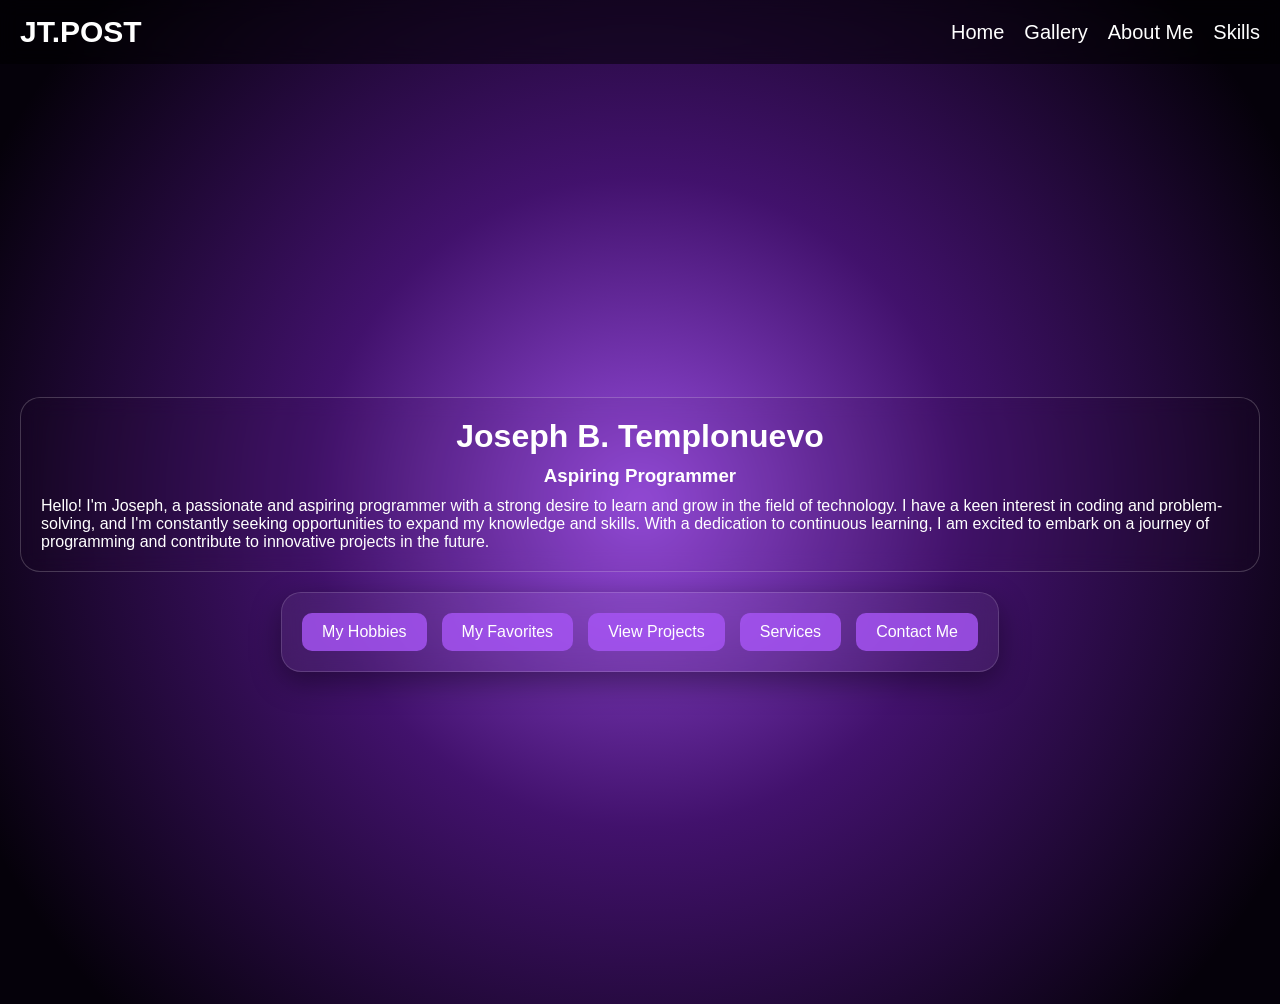
<file: index.html>
<!DOCTYPE html>
<html lang="en">
<head>
    <meta charset="UTF-8">
    <meta name="viewport" content="width=device-width, initial-scale=1.0">
    <title>Document</title>
    <link rel="stylesheet" href="css/mainstyle.css">
    <link rel="stylesheet" href="css/tablet.css">
    <link rel="stylesheet" href="css/mobile.css">
</head>
<body>
    <div class="navbar">
        <div class="logo">JT.POST</div>
        <div class="menu">
            <a href="index.html">Home</a>
            <a href="Gallery.html">Gallery</a>
            <a href="About.html">About Me</a>
            <a href="Skill.html">Skills</a>
        </div>
    </div>
    <div class="hero">
        <div class="description">
            <h1>Joseph B. Templonuevo</h1>
            <h3>Aspiring Programmer</h3>
            <p>
                Hello! I'm Joseph, a passionate and aspiring programmer with a strong desire to learn and grow in the field of technology. I have a keen interest in coding and problem-solving, and I'm constantly seeking opportunities to expand my knowledge and skills. With a dedication to continuous learning, I am excited to embark on a journey of programming and contribute to innovative projects in the future.
            </p>
        </div>

        <div class="hero-buttons">
            <a href="Hobbies.html">
                <button>My Hobbies</button>
            </a>
             <a href="Favorite.html">
                <button>My Favorites</button>
            </a>
            <a href="Project.html">
                <button>View Projects</button>
            </a>
            <a href="Services.html">
                <button>Services</button>
            </a>
            <a href="contact.html">
                <button>Contact Me</button>
            </a>
        </div>
    </div>
</body>
</html>
</file>
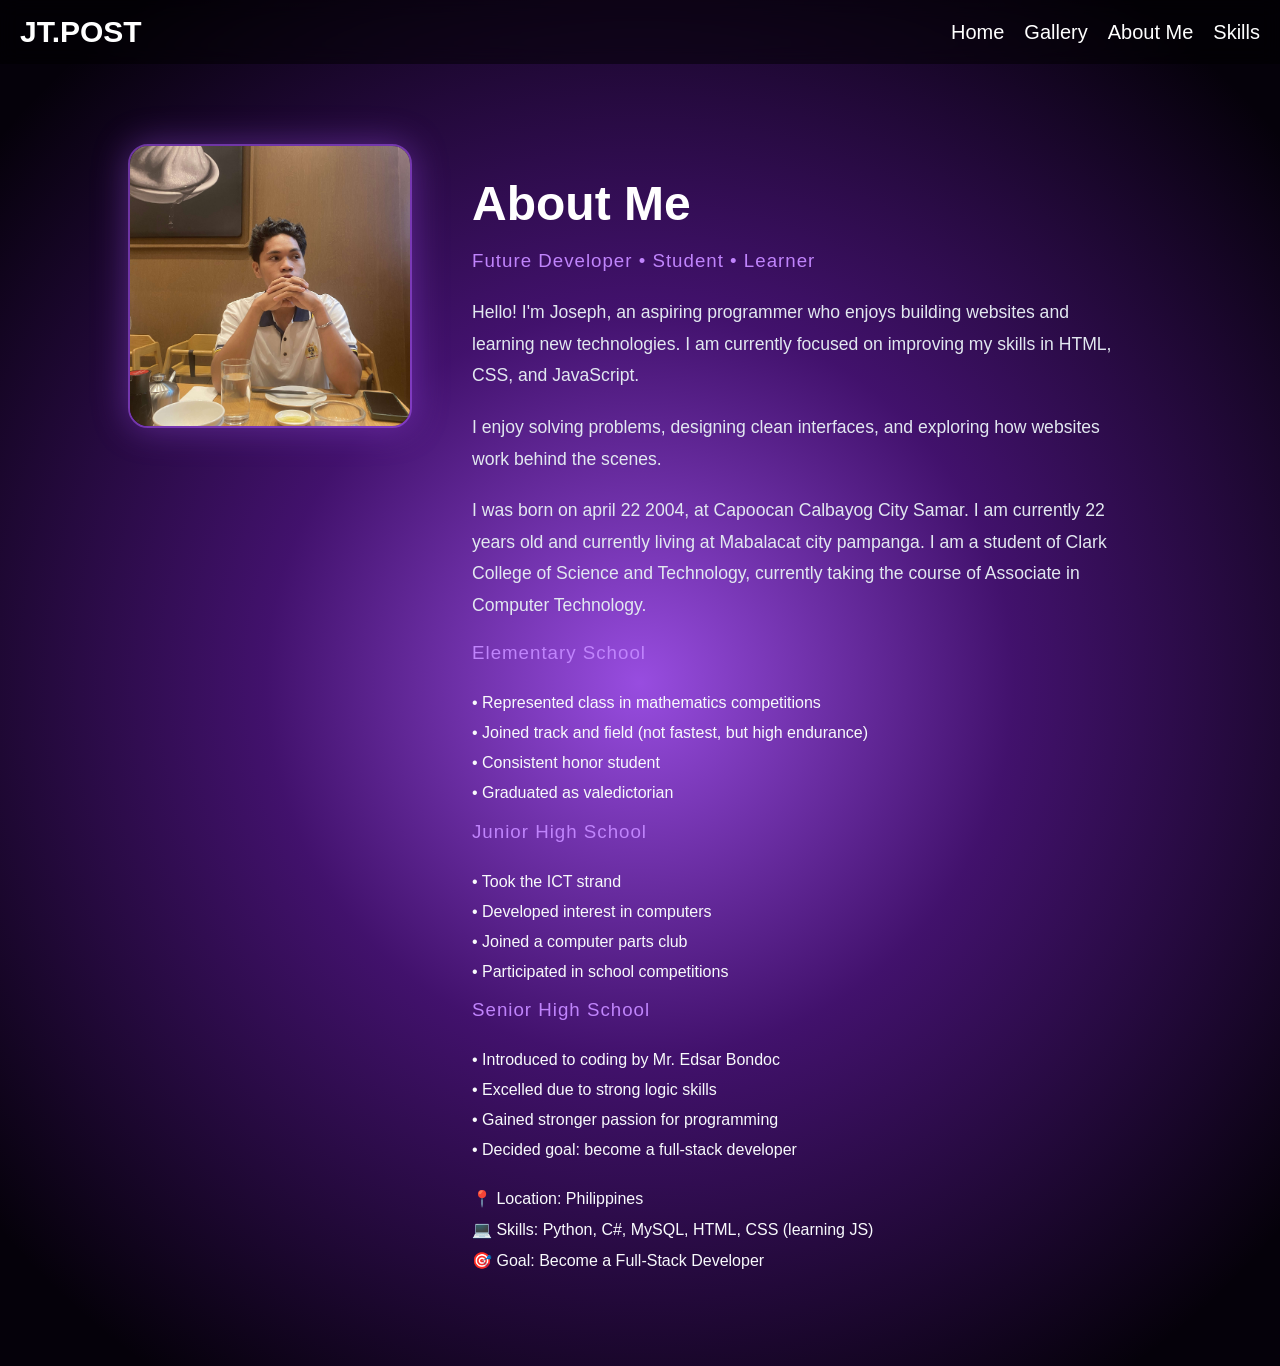
<file: About.html>
<!DOCTYPE html>
<html lang="en">
<head>
    <meta charset="UTF-8">
    <meta name="viewport" content="width=device-width, initial-scale=1.0">
    <title>Document</title>
    <link rel="stylesheet" href="css/mainstyle.css">
    <link rel="stylesheet" href="css/about.css">
    <link rel="stylesheet" href="css/tablet.css">
    <link rel="stylesheet" href="css/mobile.css">
</head>
<body>
    <div class="navbar">
        <div class="logo">JT.POST</div>
        <div class="menu">
            <a href="index.html">Home</a>
            <a href="Gallery.html">Gallery</a>
            <a href="About.html">About Me</a>
            <a href="Skill.html">Skills</a>
        </div>
    </div>
    <div class="about">
        <div class="about-image">
            <img src="images/pic7.jpg" alt="My photo">
        </div>

        <div class="about-info">
            <h1>About Me</h1>
            <h3>Future Developer • Student • Learner</h3>
            <p>
                Hello! I'm Joseph, an aspiring programmer who enjoys building websites and learning new technologies.
                I am currently focused on improving my skills in HTML, CSS, and JavaScript.
            </p>
            <p>
            I enjoy solving problems, designing clean interfaces, and exploring how websites work behind the scenes.
            </p>
            <p>
                I was born on april 22 2004, at Capoocan Calbayog City Samar. I am currently 22 years old and currently living at Mabalacat city pampanga. I am a student of Clark College of Science and Technology, currently taking the course of Associate in Computer Technology. 
            </p>
            <h3>Elementary School</h3>
<ul>
  <li>• Represented class in mathematics competitions</li>
  <li>• Joined track and field (not fastest, but high endurance)</li>
  <li>• Consistent honor student</li>
  <li>• Graduated as valedictorian</li>
</ul>

<h3>Junior High School</h3>
<ul>
  <li>• Took the ICT strand</li>
  <li>• Developed interest in computers</li>
  <li>• Joined a computer parts club</li>
  <li>• Participated in school competitions</li>
</ul>

<h3>Senior High School</h3>
<ul>
  <li>• Introduced to coding by Mr. Edsar Bondoc</li>
  <li>• Excelled due to strong logic skills</li>
  <li>• Gained stronger passion for programming</li>
  <li>• Decided goal: become a full-stack developer</li>
</ul>
            <ul>
                <li>📍 Location: Philippines</li>
                <li>💻 Skills: Python, C#, MySQL, HTML, CSS (learning JS)</li>
                <li>🎯 Goal: Become a Full-Stack Developer</li>
            </ul>
        </div>
    </div>
</body>
</html>
</file>
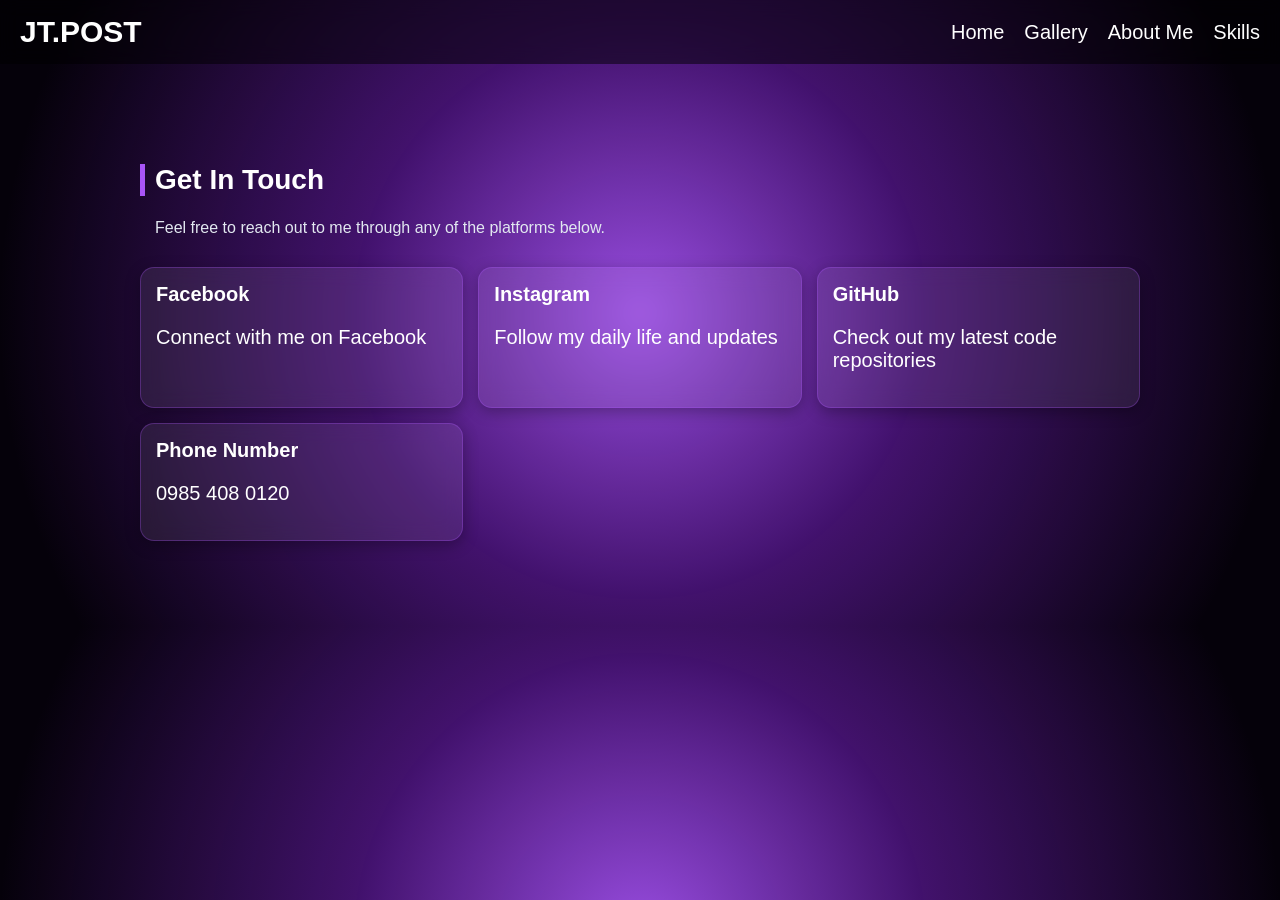
<file: contact.html>
<!DOCTYPE html>
<html lang="en">
<head>
    <meta charset="UTF-8">
    <meta name="viewport" content="width=device-width, initial-scale=1.0">
    <title>Contact Me</title>
    <link rel="stylesheet" href="css/mainstyle.css">
    <link rel="stylesheet" href="css/skill.css">
    <link rel="stylesheet" href="css/tablet.css">
    <link rel="stylesheet" href="css/mobile.css">
</head>
<body>
    <div class="navbar">
        <div class="logo">JT.POST</div>
        <div class="menu">
            <a href="index.html">Home</a>
            <a href="Gallery.html">Gallery</a>
            <a href="About.html">About Me</a>
            <a href="Skill.html">Skills</a>
        </div>
    </div>

    <div class="skills-container">
        <h2>Get In Touch</h2>
        <p style="color: #e2e8f0; margin-bottom: 30px; padding-left: 15px;">Feel free to reach out to me through any of the platforms below.</p>
        
        <ul>
            <li>
                <a href="https://www.facebook.com/jozeph.bagasbas" target="_blank">
                    <strong>Facebook</strong>
                    <p>Connect with me on Facebook</p>
                </a>
            </li>
            <li>
                <a href="https://www.instagram.com/haruyah02/" target="_blank">
                    <strong>Instagram</strong>
                    <p>Follow my daily life and updates</p>
                </a>
            </li>
            <li>
                <a href="https://github.com/josephtemplonuevo02-wq" target="_blank">
                    <strong>GitHub</strong>
                    <p>Check out my latest code repositories</p>
                </a>
            </li>
            <li>
                <a href="tel:09854080120">
                    <strong>Phone Number</strong>
                    <p>0985 408 0120</p>
                </a>
            </li>
        </ul>
    </div>
</body>
</html>
</file>
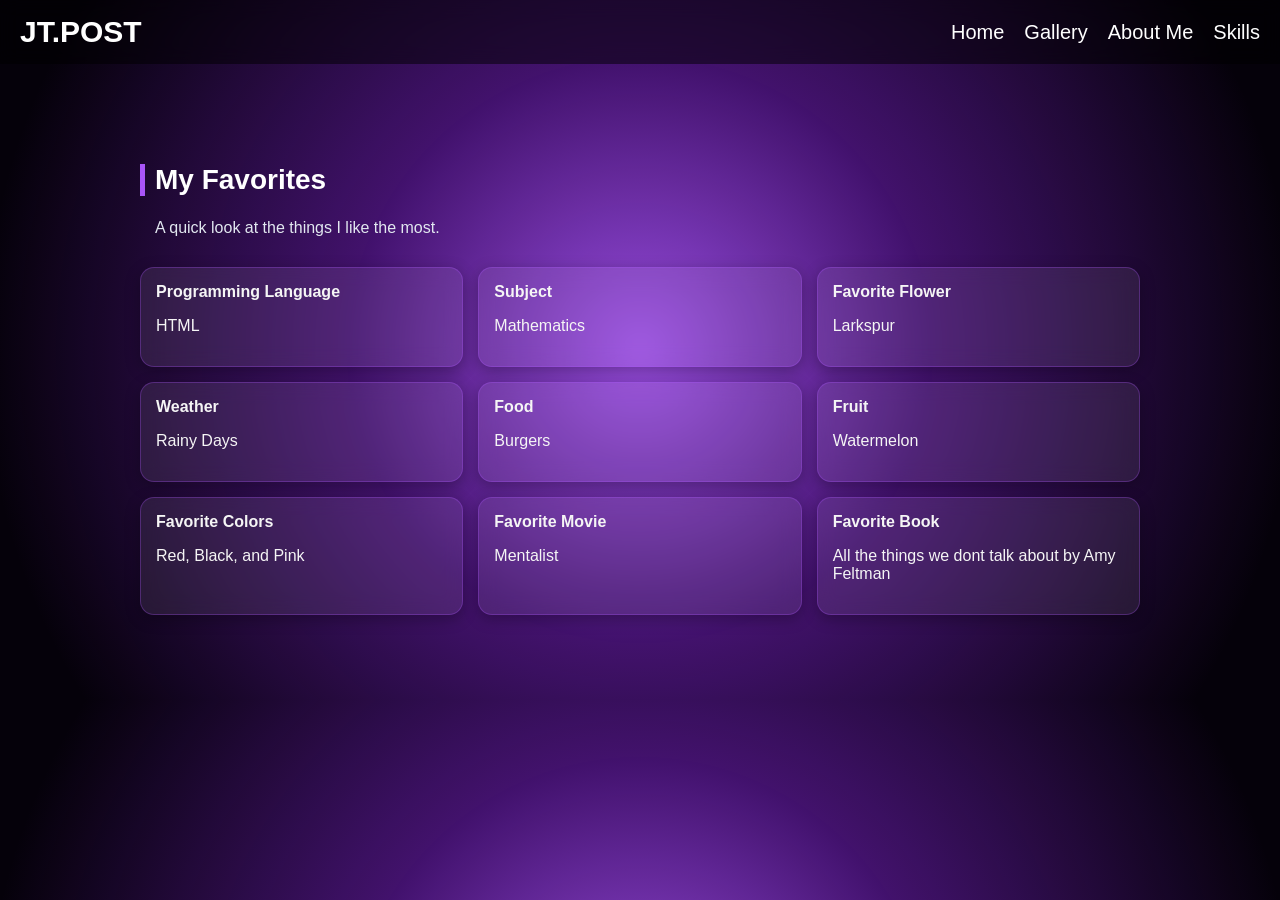
<file: Favorite.html>
<!DOCTYPE html>
<html lang="en">
<head>
    <meta charset="UTF-8">
    <meta name="viewport" content="width=device-width, initial-scale=1.0">
    <title>Favorites | JT.POST</title>
    <link rel="stylesheet" href="css/mainstyle.css">
    <link rel="stylesheet" href="css/skill.css">
    <link rel="stylesheet" href="css/tablet.css">
    <link rel="stylesheet" href="css/mobile.css">
</head>
<body>
    <div class="navbar">
        <div class="logo">JT.POST</div>
        <div class="menu">
            <a href="index.html">Home</a>
            <a href="Gallery.html">Gallery</a>
            <a href="About.html">About Me</a>
            <a href="Skill.html">Skills</a>
        </div>
    </div>

    <div class="skills-container">
        <h2>My Favorites</h2>
        <p style="color: #e2e8f0; margin-bottom: 30px; padding-left: 15px;">A quick look at the things I like the most.</p>
        
        <ul>
            <li>
                <strong>Programming Language</strong>
                <p>HTML</p>
            </li>
            <li>
                <strong>Subject</strong>
                <p>Mathematics</p>
            </li>
            <li>
                <strong>Favorite Flower</strong>
                <p>Larkspur</p>
            </li>
            <li>
                <strong>Weather</strong>
                <p>Rainy Days</p>
            </li>
            <li>
                <strong>Food</strong>
                <p>Burgers</p>
            </li>
            <li>
                <strong>Fruit</strong>
                <p>Watermelon</p>
            </li>
            <li>
                <strong>Favorite Colors</strong>
                <p>Red, Black, and Pink</p>
            </li>
            <li>
                <strong>Favorite Movie</strong>
                <p>Mentalist</p>
            </li>
            <li>
                <strong>Favorite Book</strong>
                <p>All the things we dont talk about by Amy Feltman</p>
            </li>

        </ul>
    </div>
</body>
</html>
</file>
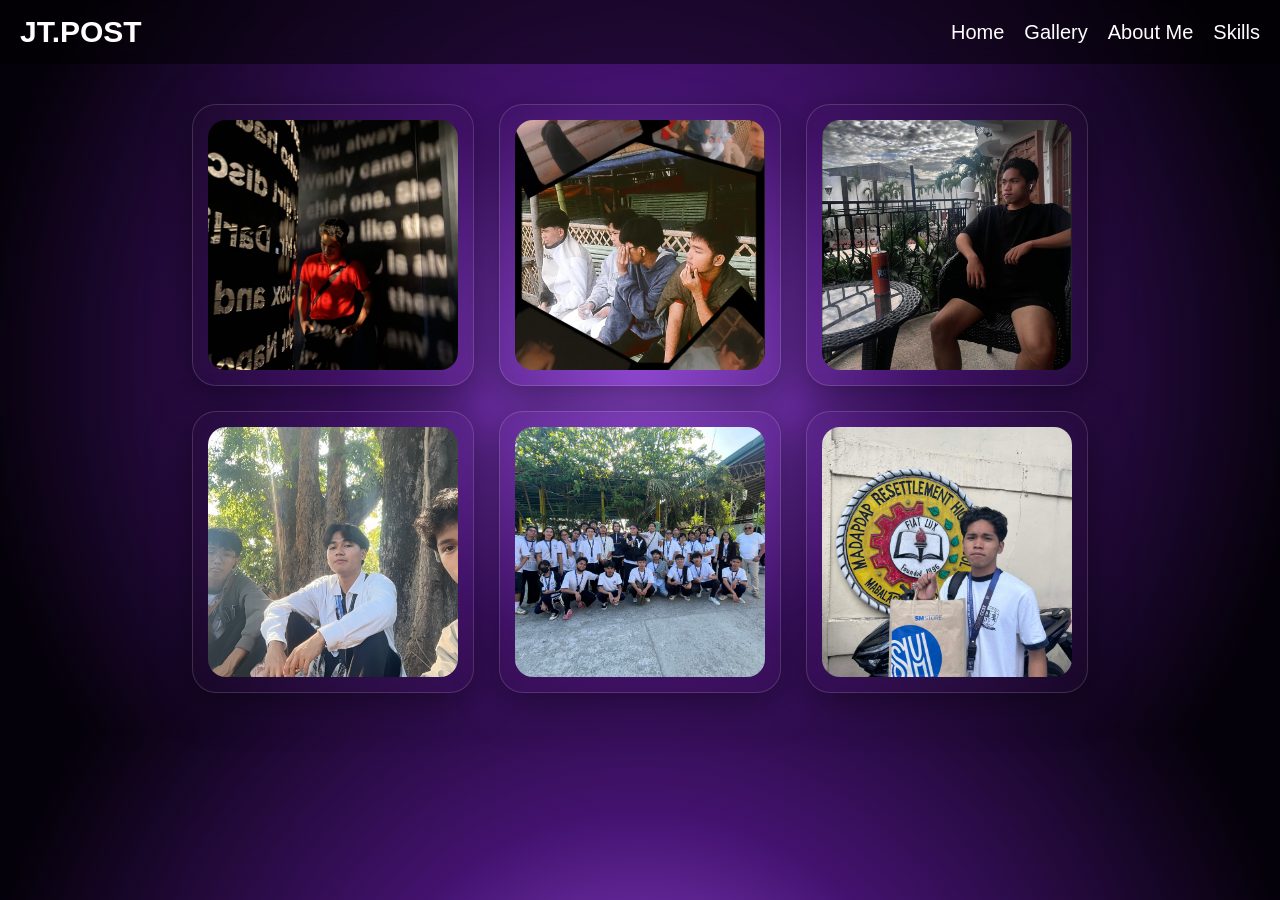
<file: Gallery.html>
<!DOCTYPE html>
<html lang="en">
<head>
    <meta charset="UTF-8">
    <meta name="viewport" content="width=device-width, initial-scale=1.0">
    <title>Document</title>
    <link rel="stylesheet" href="css/mainstyle.css">
    <link rel="stylesheet" href="css/gallery.css">
    <link rel="stylesheet" href="css/tablet.css">
    <link rel="stylesheet" href="css/mobile.css">
</head>
<body>
    <div class="navbar">
        <div class="logo">JT.POST</div>
        <div class="menu">
            <a href="index.html">Home</a>
            <a href="Gallery.html">Gallery</a>
            <a href="About.html">About Me</a>
            <a href="Skill.html">Skills</a>
        </div>
    </div>
    <div class="pics">
        <a href="#popup1" class="card">
            <img src="images/pic1.jpg" alt="">
        </a>
        <a href="#popup2" class="card">
            <img src="images/pic2.png" alt="">
        </a>
        <a href="#popup3" class="card">
            <img src="images/pic3.png" alt="">
        </a>
        <a href="#popup4" class="card">
            <img src="images/pic4.jpg" alt="">
        </a>
        <a href="#popup5" class="card">
            <img src="images/pic5.jpg" alt="">
        </a>
        <a href="#popup6" class="card">
            <img src="images/pic6.jpg" alt="">
        </a>
    </div>
    <div id="popup1" class="popup">
        <div class="popup-content">
            <a href="#" class="close">&times;</a>
            <img src="images/pic1.jpg" alt="">
            <p>A photo taken by my Girlfriend when we were on a date at Space and Time Cube, 
             an astronomy-theme museum in SM pampanga. It was a memorable day filled with joy
             and happiness for both of us. 
            </p>
        </div>
    </div>

    <div id="popup2" class="popup">
        <div class="popup-content">
            <a href="#" class="close">&times;</a>
            <img src="images/pic2.png" alt="">
            <p>My friends family took us with them when they went to Bataan,
                i was the one who took this photo, captured in the early morning 
                after a long night of celebration </p>
        </div>
    </div>

    <div id="popup3" class="popup">
        <div class="popup-content">
            <a href="#" class="close">&times;</a>
            <img src="images/pic3.png" alt="">
        <p>A photo of me taken by my nephew at clarkton hotel when they had a vacation
            from germany, he was flexing his new phones camera so i asked him to take one for me.
        </p>
        </div>
    </div>

    <div id="popup4" class="popup">
        <div class="popup-content">
            <a href="#" class="close">&times;</a>
            <img src="images/pic4.jpg" alt="">
        <p>A photo taken at the school event, we were bored waiting for the time to pass by,
             so me and my friends decided to take some photos, this was taken using my laptop, 
             it was new at that time so i was showing it to them.
        </p>
        </div>
    </div>

    <div id="popup5" class="popup">
        <div class="popup-content">
            <a href="#" class="close">&times;</a>
            <img src="images/pic5.jpg" alt="">
        <p>A photo taken at Madapdap Resettlement HighSchool, it was after the Group activity in NSTP subject, we were gathered to get the last documentation photo together with the teacher.
        </p>
        </div>
    </div>

    <div id="popup6" class="popup">
        <div class="popup-content">
            <a href="#" class="close">&times;</a>
            <img src="images/pic6.jpg" alt="">
        <p>A photo taken at Madapdap Resettlement HighSchool, it was taken before the Group activity in NSTP subject, it was a neccesary photo to be taken before the activity, it was some sort of attendance for each student.
        </p>
        </div>
    </div>
</body>
</html>
</file>
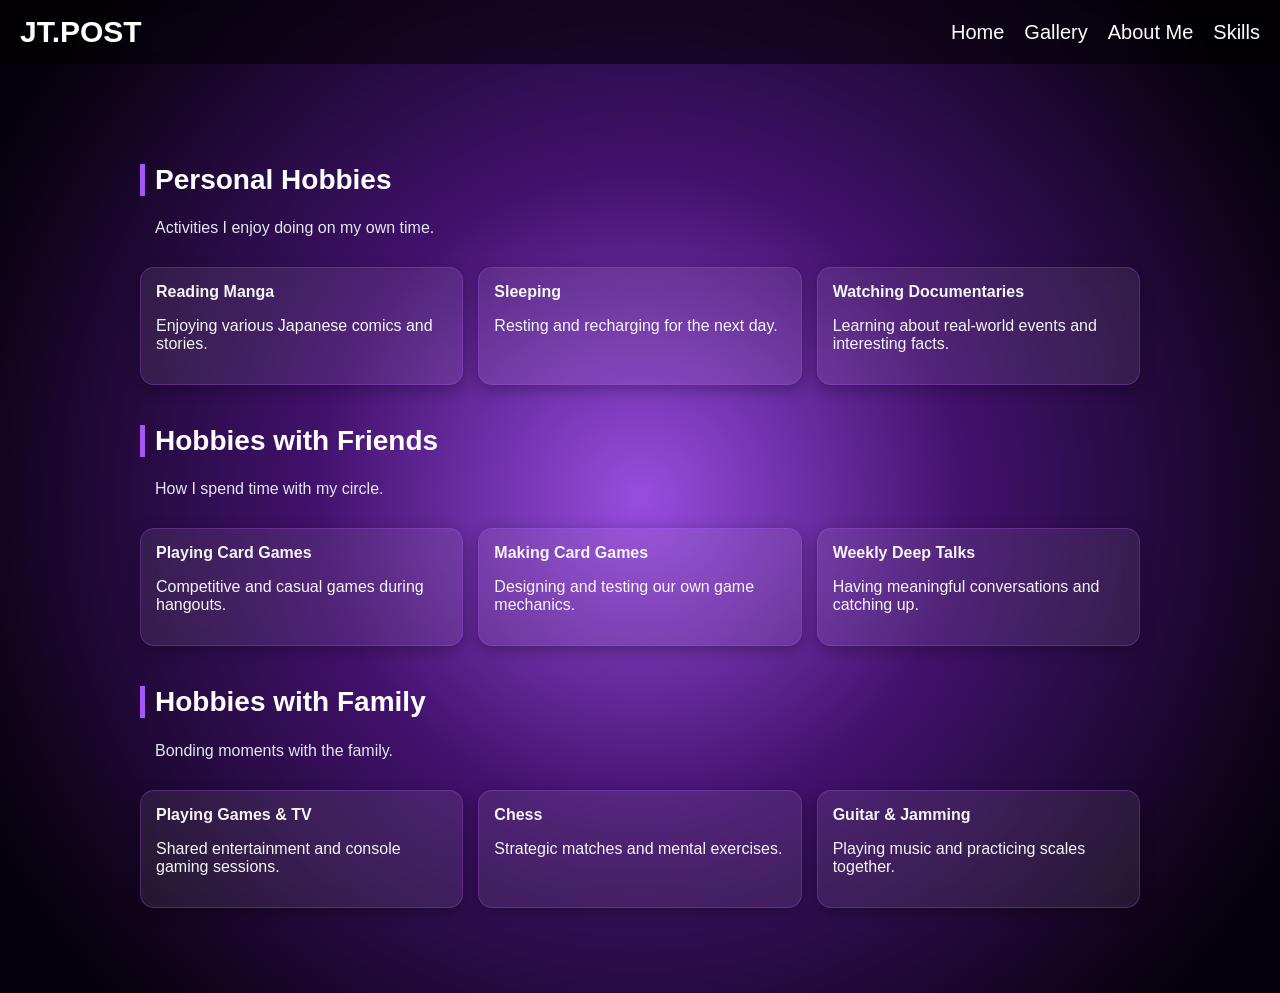
<file: Hobbies.html>
<!DOCTYPE html>
<html lang="en">
<head>
    <meta charset="UTF-8">
    <meta name="viewport" content="width=device-width, initial-scale=1.0">
    <title>Hobbies | JT.POST</title>
    <link rel="stylesheet" href="css/mainstyle.css">
    <link rel="stylesheet" href="css/skill.css">
    <link rel="stylesheet" href="css/tablet.css">
    <link rel="stylesheet" href="css/mobile.css">
</head>
<body>
    <div class="navbar">
        <div class="logo">JT.POST</div>
        <div class="menu">
            <a href="index.html">Home</a>
            <a href="Gallery.html">Gallery</a>
            <a href="About.html">About Me</a>
            <a href="Skill.html">Skills</a>
        </div>
    </div>

    <div class="skills-container">
        <h2>Personal Hobbies</h2>
        <p style="color: #e2e8f0; margin-bottom: 30px; padding-left: 15px;">Activities I enjoy doing on my own time.</p>
        <ul>
            <li>
                <strong>Reading Manga</strong>
                <p>Enjoying various Japanese comics and stories.</p>
            </li>
            <li>
                <strong>Sleeping</strong>
                <p>Resting and recharging for the next day.</p>
            </li>
            <li>
                <strong>Watching Documentaries</strong>
                <p>Learning about real-world events and interesting facts.</p>
            </li>
        </ul>

        <h2>Hobbies with Friends</h2>
        <p style="color: #e2e8f0; margin-bottom: 30px; padding-left: 15px;">How I spend time with my circle.</p>
        <ul>
            <li>
                <strong>Playing Card Games</strong>
                <p>Competitive and casual games during hangouts.</p>
            </li>
            <li>
                <strong>Making Card Games</strong>
                <p>Designing and testing our own game mechanics.</p>
            </li>
            <li>
                <strong>Weekly Deep Talks</strong>
                <p>Having meaningful conversations and catching up.</p>
            </li>
        </ul>

        <h2>Hobbies with Family</h2>
        <p style="color: #e2e8f0; margin-bottom: 30px; padding-left: 15px;">Bonding moments with the family.</p>
        <ul>
            <li>
                <strong>Playing Games & TV</strong>
                <p>Shared entertainment and console gaming sessions.</p>
            </li>
            <li>
                <strong>Chess</strong>
                <p>Strategic matches and mental exercises.</p>
            </li>
            <li>
                <strong>Guitar & Jamming</strong>
                <p>Playing music and practicing scales together.</p>
            </li>
        </ul>
    </div>
</body>
</html>
</file>
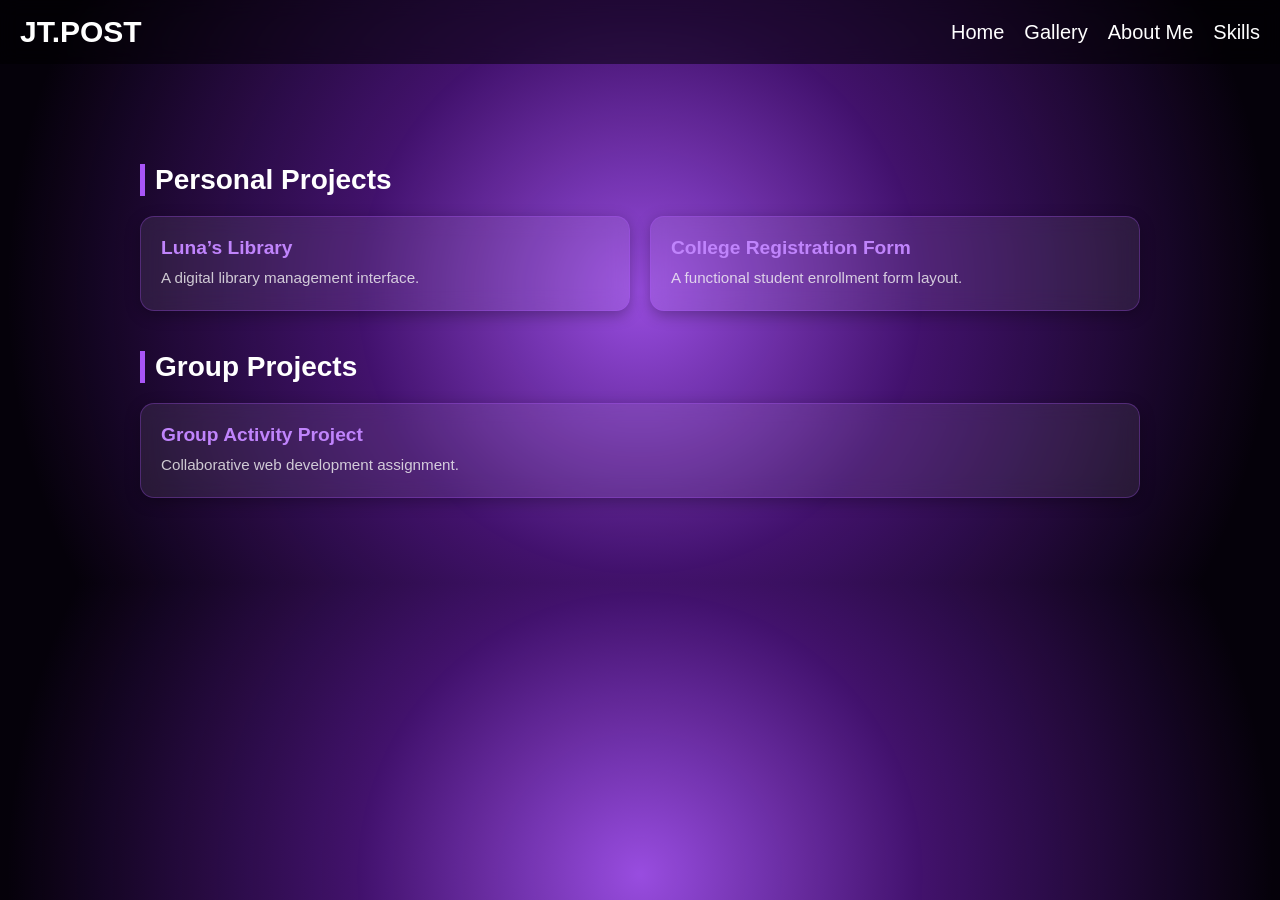
<file: Project.html>
<!DOCTYPE html>
<html lang="en">
<head>
    <meta charset="UTF-8">
    <meta name="viewport" content="width=device-width, initial-scale=1.0">
    <title>Projects</title>
    <link rel="stylesheet" href="css/mainstyle.css">
    <link rel="stylesheet" href="css/project.css">
    <link rel="stylesheet" href="css/tablet.css">
    <link rel="stylesheet" href="css/mobile.css">
</head>

<body>
    <div class="navbar">
        <div class="logo">JT.POST</div>
        <div class="menu">
            <a href="index.html">Home</a>
            <a href="Gallery.html">Gallery</a>
            <a href="About.html">About Me</a>
            <a href="Skill.html">Skills</a>
        </div>
    </div>

    <div class="skills-container">
    <h2>Personal Projects</h2>
    <ul>
        <li>
            <a href="https://josephtemplonuevo02-wq.github.io/lunas_Library/" target="_blank">
                <strong>Luna’s Library</strong>
                <p>A digital library management interface.</p>
            </a>
        </li>
        <li>
            <a href="https://josephtemplonuevo02-wq.github.io/college-registration-form/" target="_blank">
                <strong>College Registration Form</strong>
                <p>A functional student enrollment form layout.</p>
            </a>
        </li>
    </ul>

    <h2>Group Projects</h2>
    <ul>
        <li>
            <a href="https://neighbors102502-coder.github.io/act1e-joel-joseph-bisnar/" target="_blank">
                <strong>Group Activity Project</strong>
                <p>Collaborative web development assignment.</p>
            </a>
        </li>
    </ul>
</div>
</body>
</html>
</file>
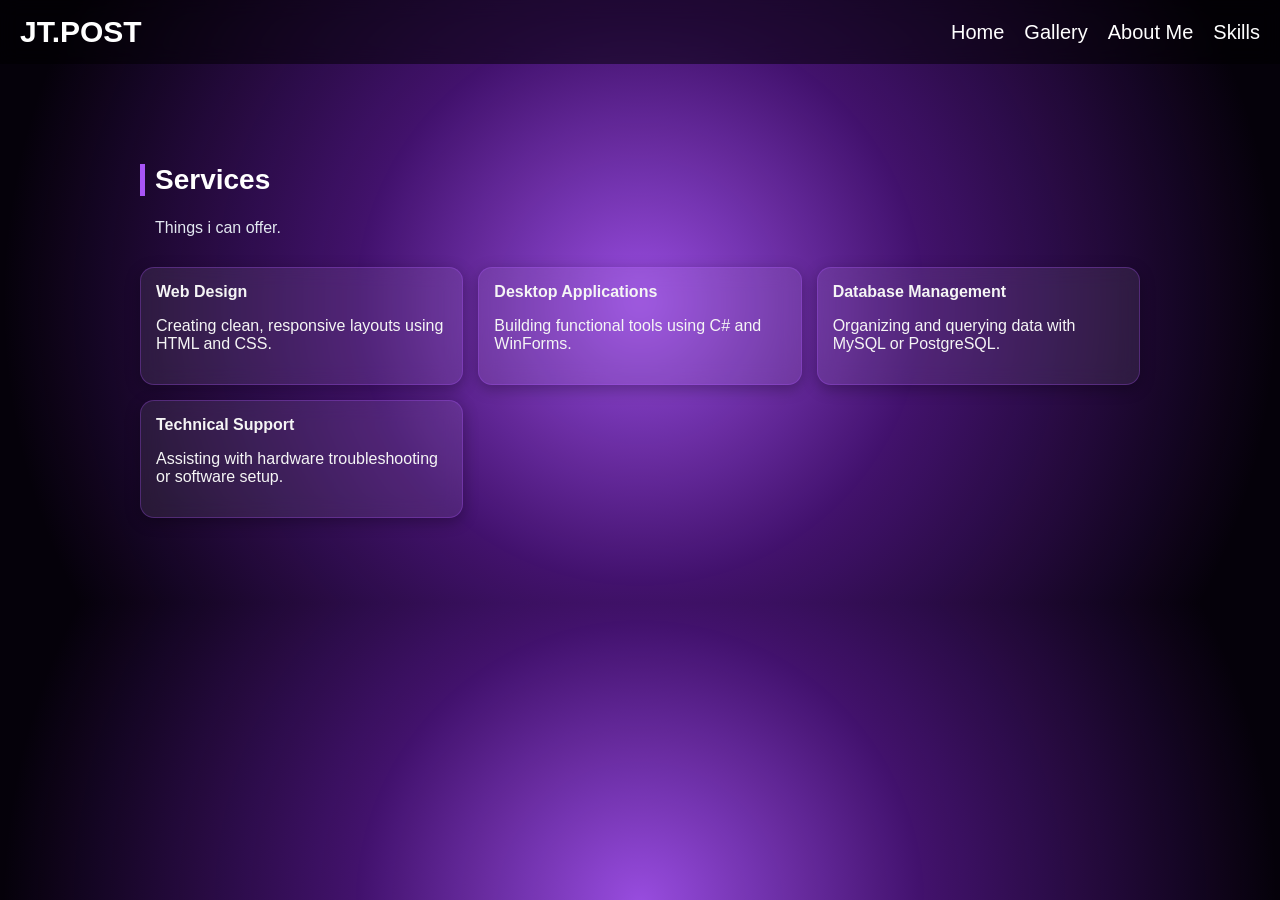
<file: Services.html>
<!DOCTYPE html>
<html lang="en">
<head>
    <meta charset="UTF-8">
    <meta name="viewport" content="width=device-width, initial-scale=1.0">
    <title>Services | JT.POST</title>
    <link rel="stylesheet" href="css/mainstyle.css">
    <link rel="stylesheet" href="css/skill.css">
    <link rel="stylesheet" href="css/tablet.css">
    <link rel="stylesheet" href="css/mobile.css">
</head>
<body>
    <div class="navbar">
        <div class="logo">JT.POST</div>
        <div class="menu">
            <a href="index.html">Home</a>
            <a href="Gallery.html">Gallery</a>
            <a href="About.html">About Me</a>
            <a href="Skill.html">Skills</a>
        </div>
    </div>

    <div class="skills-container">
        <h2>Services</h2>
        <p style="color: #e2e8f0; margin-bottom: 30px; padding-left: 15px;">Things i can offer.</p>
        
        <ul>
            <li>
                <strong>Web Design</strong>
                <p>Creating clean, responsive layouts using HTML and CSS.</p>
            </li>
            <li>
                <strong>Desktop Applications</strong>
                <p>Building functional tools using C# and WinForms.</p>
            </li>
            <li>
                <strong>Database Management</strong>
                <p>Organizing and querying data with MySQL or PostgreSQL.</p>
            </li>
            <li>
                <strong>Technical Support</strong>
                <p>Assisting with hardware troubleshooting or software setup.</p>
            </li>
        </ul>
    </div>
</body>
</html>
</file>
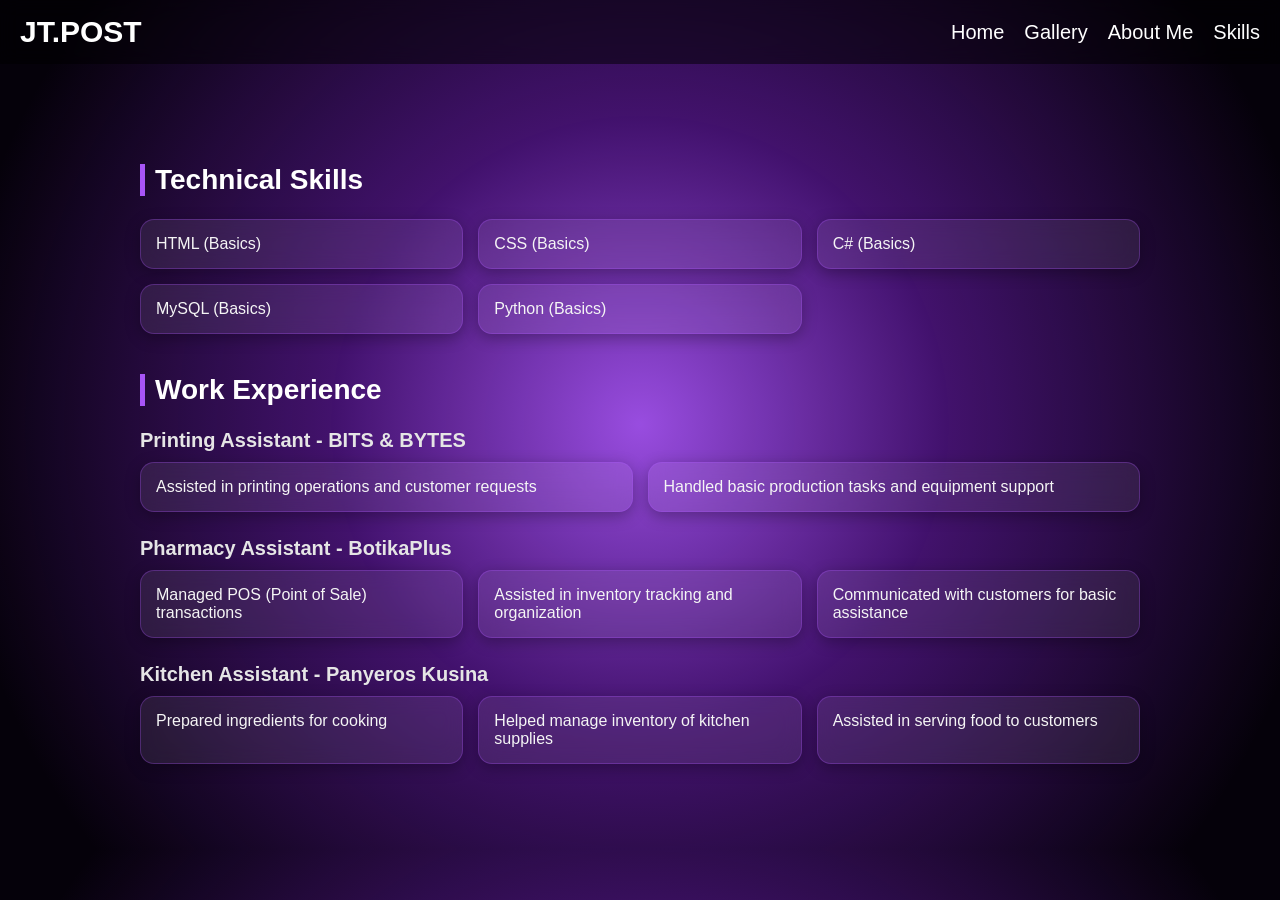
<file: Skill.html>
<!DOCTYPE html>
<html lang="en">
<head>
    <meta charset="UTF-8">
    <meta name="viewport" content="width=device-width, initial-scale=1.0">
    <title>Document</title>
    <link rel="stylesheet" href="css/mainstyle.css">
    <link rel="stylesheet" href="css/skill.css">
    <link rel="stylesheet" href="css/tablet.css">
    <link rel="stylesheet" href="css/mobile.css">
</head>
<body>
    <div class="navbar">
        <div class="logo">JT.POST</div>
        <div class="menu">
            <a href="index.html">Home</a>
            <a href="Gallery.html">Gallery</a>
            <a href="About.html">About Me</a>
            <a href="Skill.html">Skills</a>
        </div>
    </div>
    <div class="skills-container">

        <h2>Technical Skills</h2>
        <ul>
            <li>HTML (Basics)</li>
            <li>CSS (Basics)</li>
            <li>C# (Basics)</li>
            <li>MySQL (Basics)</li>
            <li>Python (Basics)</li>
        </ul>
        <h2>Work Experience</h2>
        <h3>Printing Assistant - BITS & BYTES</h3>
        <ul>
            <li>Assisted in printing operations and customer requests</li>
            <li>Handled basic production tasks and equipment support</li>
        </ul>
        <h3>Pharmacy Assistant - BotikaPlus</h3>
        <ul>
            <li>Managed POS (Point of Sale) transactions</li>
            <li>Assisted in inventory tracking and organization</li>
            <li>Communicated with customers for basic assistance</li>
        </ul>
        <h3>Kitchen Assistant - Panyeros Kusina</h3>
        <ul>
            <li>Prepared ingredients for cooking</li>
            <li>Helped manage inventory of kitchen supplies</li>
            <li>Assisted in serving food to customers</li>
        </ul>
    </div>
</body>
</html>
</file>
<file: css/mainstyle.css>
body{
    margin: 0;
    background:
    radial-gradient(circle at center,
    rgba(168, 85, 247, 0.9) 0%,
    rgba(126, 34, 206, 0.5) 40%,
    rgba(0, 0, 0, 0) 90%),
    #05010a;
    font-family: Arial, sans-serif;
}
.navbar{
    background-color: rgba(0, 0, 0, 0.5);
    padding: 15px 20px;
    display: flex;
    justify-content: space-between;
    align-items: center;
    position: sticky;
    top: 0;
    backdrop-filter: blur(10px);
    z-index: 1000;
}
.menu{
    display: flex;
    gap: 20px;
}
a{
    font-size: 20px;
    color: white;
    text-decoration: none;
}
.logo{
    font-size: 30px;
    color: white;
    font-weight: bold;
}

.hero{
    display: flex;
    flex-direction: column;
    justify-content: center;
    align-items: center;
    gap: 20px;
    min-height: 100vh;
    padding: 20px;
}

.description{
    display: flex;
    flex-direction: column;
    align-items: center;
    gap: 10px;
    color: white;
    padding: 20px;
    background: rgba(39, 32, 32, 0.05);
    border: 1px solid rgba(255, 255, 255, 0.2);
    border-radius: 20px;
    backdrop-filter: blur(10px);
}
.description h1,
.description h3,
.description p{
    margin: 0;
}
.hero-buttons{
    display: flex;
    gap: 15px;
    padding: 20px;
    background: rgba(255, 255, 255, 0.05);
    border: 1px solid rgba(255, 255, 255, 0.15);
    border-radius: 20px;
    backdrop-filter: blur(12px);
    box-shadow: 0 10px 30px rgba(0,0,0,0.4);
}
.hero-buttons button{
    padding: 10px 20px;
    border: none;
    border-radius: 10px;
    cursor: pointer;
    background: rgba(168, 85, 247, 0.8);
    color: white;
    font-size: 16px;
    transition: 0.3s;
}

.hero-buttons button:hover{
    background: rgba(126, 34, 206, 1);
    transform: scale(1.05);
}
</file>
<file: css/tablet.css>
@media screen and (max-width: 768px) {

    .navbar {
        flex-direction: column;
        gap: 15px;
        padding: 20px;
        height: auto;
    }

    .menu {
        flex-wrap: wrap;
        justify-content: center;
        gap: 10px;
    }

    .menu a {
        font-size: 16px;
    }


    .hero {
        padding: 40px 20px;
        text-align: center;
    }

    .description h1 {
        font-size: 32px;
    }

    .hero-buttons {
        display: flex;
        flex-direction: column;
        width: 100%;
        max-width: 300px;
        margin: 20px auto 0;
    }

    .hero-buttons a, .hero-buttons button {
        width: 100%;
        margin-bottom: 10px;
    }


    .about {
        flex-direction: column !important;
        align-items: center;
        text-align: center;
        padding: 40px 5%;
    }

    .about-image img {
        width: 200px;
        height: 200px;
        margin-bottom: 20px;
    }

    .about-info h1 {
        font-size: 32px;
    }

    .about-info p {
        font-size: 1rem;
    }

    .about-info ul {
        display: inline-block;
        text-align: left;
        padding-left: 20px;
    }


    .skills-container {
        padding: 10px;
        margin: 20px auto;
        width: 90%;
    }

    .skills-container h2 {
        font-size: 24px;
        margin-top: 20px;
    }

    .skills-container ul {
        grid-template-columns: 1fr !important; 
        gap: 15px;
    }

    .skills-container ul li {
        padding: 15px;
    }


    .pics {
        grid-template-columns: repeat(auto-fit, minmax(250px, 1fr));
        gap: 15px;
        padding: 20px;
    }

    .popup-content {
        width: 95%;
        padding: 15px;
    }

    .popup-content img {
        width: 100%;
        max-height: 40vh;
        object-fit: contain;
    }
}
</file>
<file: css/mobile.css>
@media (max-width: 375px) {
    .navbar {
        flex-direction: column;
        gap: 10px;
        padding: 10px;
    }

    .menu {
        flex-wrap: wrap;
        justify-content: center;
        gap: 10px;
    }

    .menu a {
        font-size: 14px;
    }

    .logo {
        font-size: 24px;
    }

    .hero {
        padding: 10px;
        text-align: center;
    }

    .description h1 {
        font-size: 28px;
    }

    .hero-buttons {
        flex-direction: column;
        width: 100%;
    }

    .hero-buttons button {
        width: 100%;
    }

    .about {
        flex-direction: column;
        align-items: center;
        padding: 40px 5%;
        gap: 30px;
    }

    .about-image img {
        width: 200px;
        height: 200px;
    }

    .about-info h1 {
        font-size: 32px;
        text-align: center;
    }

    .about-info p {
        font-size: 1rem;
        text-align: justify;
    }

    .popup-content {
        flex-direction: column;
        padding: 15px;
        width: 95%;
    }

    .popup-content img {
        width: 100%;
        max-height: 250px;
    }

    .popup-content p {
        width: 100%;
        font-size: 14px;
        text-align: center;
    }
    
    .skills-container {
        padding: 15px;
        margin: 20px auto;
    }

    .skills-container h2 {
        font-size: 22px;
    }

    .skills-container ul {
        grid-template-columns: 1fr;
    }
}
</file>
<file: css/about.css>
.about {
    display: flex;
    align-items: flex-start;
    gap: 60px;
    padding: 80px 10%;
    min-height: 80vh;
}

.about-image img {
    width: 280px;
    height: 280px;
    object-fit: cover;
    border-radius: 20px;
    border: 2px solid rgba(168, 85, 247, 0.6);
    box-shadow: 0 0 35px rgba(168, 85, 247, 0.4);
    transition: transform 0.3s ease;
}

.about-info h1 {
    font-size: 48px;
    margin-bottom: 10px;
    color: #ffffff;
    font-weight: 700;
}

.about-info h3 {
    color: #c084fc;
    font-weight: 400;
    margin-bottom: 25px;
    letter-spacing: 1px;
}

.about-info p {
    font-size: 1.1rem;
    line-height: 1.8;
    color: #e2e8f0;
    max-width: 650px;
    margin-bottom: 20px;
}

.about-info ul {
    margin-top: 30px;
    padding-left: 0;
    list-style: none;
}

.about-info li {
    margin-bottom: 12px;
    color: #f8fafc;
    display: flex;
    align-items: center;
}

.about-image img:hover {
    transform: scale(1.02);
    box-shadow: 0 0 50px rgba(168, 85, 247, 0.6);
}
</file>
<file: css/skill.css>
.skills-container {
    max-width: 1000px;
    margin: 40px auto;
    padding: 20px;
}

.skills-container h2 {
    margin-top: 40px;
    font-size: 28px;
    color: #ffffff;
    border-left: 5px solid #a855f7;
    padding-left: 10px;
}

.skills-container h3 {
    margin: 20px 0 10px;
    font-size: 20px;
    color: #e5e5e5;
}

.skills-container ul {
    list-style: none;
    padding: 0;
    margin: 10px 0 25px;
    display: grid;
    grid-template-columns: repeat(auto-fit, minmax(250px, 1fr));
    gap: 15px;
}

.skills-container ul li {
    background: rgba(255, 255, 255, 0.08);
    backdrop-filter: blur(10px);
    -webkit-backdrop-filter: blur(10px);
    border: 1px solid rgba(168, 85, 247, 0.3);
    color: #f5f5f5;
    padding: 15px;
    border-radius: 14px;
    box-shadow: 0 4px 15px rgba(0,0,0,0.3);
    transition: 0.3s ease;
}

.skills-container ul li:hover {
    transform: translateY(-6px);
    border: 1px solid rgba(168, 85, 247, 0.7);
    box-shadow: 0 10px 25px rgba(168, 85, 247, 0.25);
}
</file>
<file: css/gallery.css>
body{
    margin-top: 0;
}
/* GALLERY */
.pics{
    display: flex;
    justify-content: center;
    gap: 25px;
    flex-wrap: wrap;
    padding: 40px;
}

.card{
    background: rgba(39, 32, 32, 0.08);
    border: 1px solid rgba(255,255,255,0.15);
    border-radius: 24px;
    padding: 15px;
    backdrop-filter: blur(12px);
    transition: 0.3s;
    box-shadow: 0 10px 40px rgba(0,0,0,0.5);
}

.card:hover{
    transform: translateY(-8px);
    box-shadow: 0 0 25px rgba(168,85,247,0.5);
}

.card img{
    width: 250px;
    height: 250px;
    object-fit: cover;
    border-radius: 18px;
    display: block;
}


.popup{
    position: fixed;
    top: 0;
    left: 0;
    width: 100%;
    height: 100%;
    background: rgba(0,0,0,0.8);
    display: flex;
    justify-content: center;
    align-items: center;
    opacity: 0;
    visibility: hidden;
    transition: 0.3s;
    z-index: 2000;
    padding: 5vh 0; 
    box-sizing: border-box;
}

.popup:target{
    opacity: 1;
    visibility: visible;
}

.popup-content{
    background: rgba(39, 32, 32, 0.1);
    border: 1px solid rgba(255,255,255,0.15);
    backdrop-filter: blur(15px);
    border-radius: 25px;
    padding: 20px;
    width: 90%;
    max-width: 700px;
    display: flex;              
    gap: 20px;
    align-items: center;
    color: white;
    position: relative;
}

.popup-content img{
    width: 55%;
    max-height: 400px;
    object-fit: cover;
    border-radius: 20px;
}

.popup-content p{
    width: 45%;
    font-size: 18px;
    margin: 0;
}

.close{
    position: absolute;
    top: 10px;
    right: 20px;
    font-size: 35px;
    color: white;
    text-decoration: none;
}
</file>
<file: css/project.css>
.skills-container {
    max-width: 1000px;
    margin: 40px auto;
    padding: 20px;
}

.skills-container h2 {
    margin-top: 40px;
    font-size: 28px;
    color: #ffffff;
    border-left: 5px solid #a855f7;
    padding-left: 10px;
    margin-bottom: 20px;
}

.skills-container ul {
    list-style: none;
    padding: 0;
    margin: 10px 0 25px;
    display: grid;
    grid-template-columns: repeat(auto-fit, minmax(280px, 1fr));
    gap: 20px;
}

.skills-container ul li {
    background: rgba(255, 255, 255, 0.08);
    backdrop-filter: blur(10px);
    -webkit-backdrop-filter: blur(10px);
    border: 1px solid rgba(168, 85, 247, 0.3);
    border-radius: 14px;
    box-shadow: 0 4px 15px rgba(0,0,0,0.3);
    transition: 0.3s ease;
    overflow: hidden;
}

.skills-container ul li a {
    display: block;
    width: 100%;
    height: 100%;
    padding: 20px;
    color: #f5f5f5;
    text-decoration: none;
}

.skills-container ul li a strong {
    display: block;
    font-size: 1.2rem;
    color: #c084fc;
    margin-bottom: 8px;
}

.skills-container ul li a p {
    font-size: 0.95rem;
    opacity: 0.8;
    line-height: 1.5;
    margin: 0;
}

.skills-container ul li:hover {
    transform: translateY(-6px);
    border: 1px solid rgba(168, 85, 247, 0.7);
    box-shadow: 0 10px 25px rgba(168, 85, 247, 0.25);
    background: rgba(168, 85, 247, 0.1);
}
</file>
